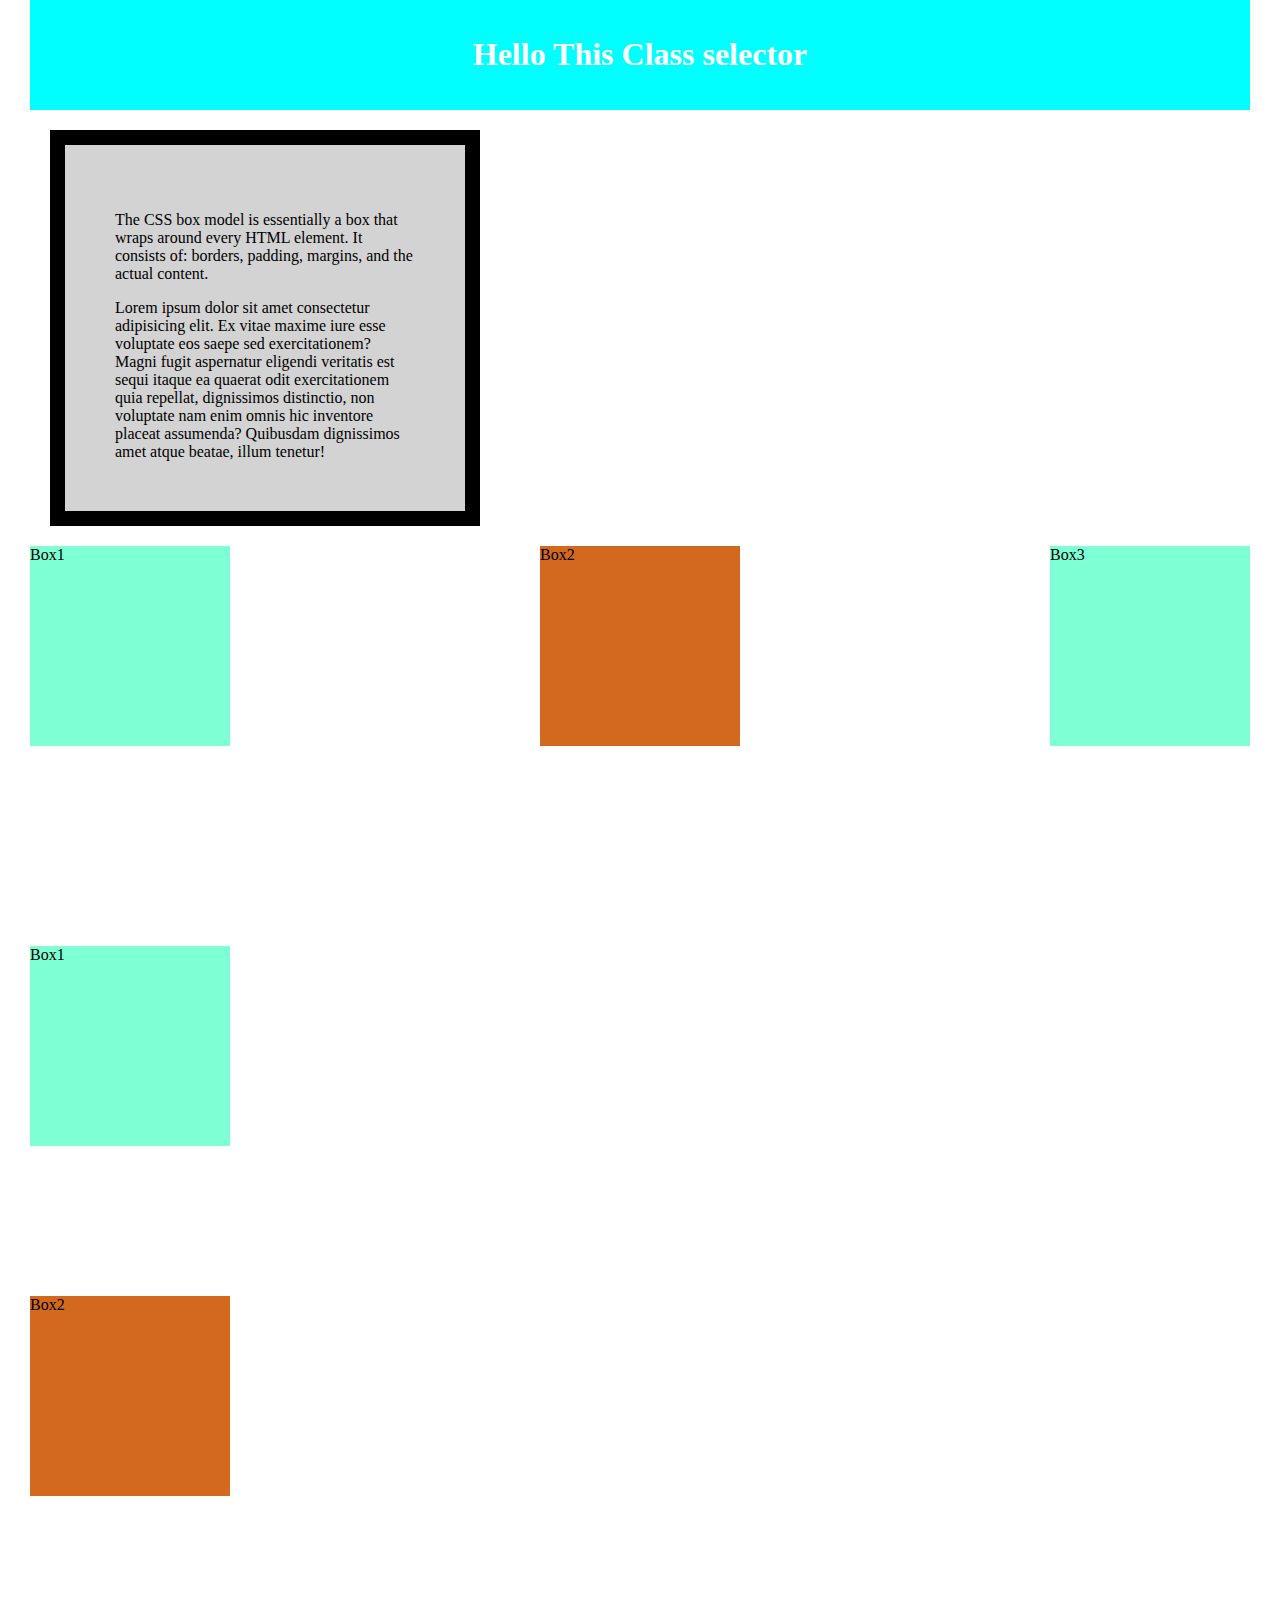
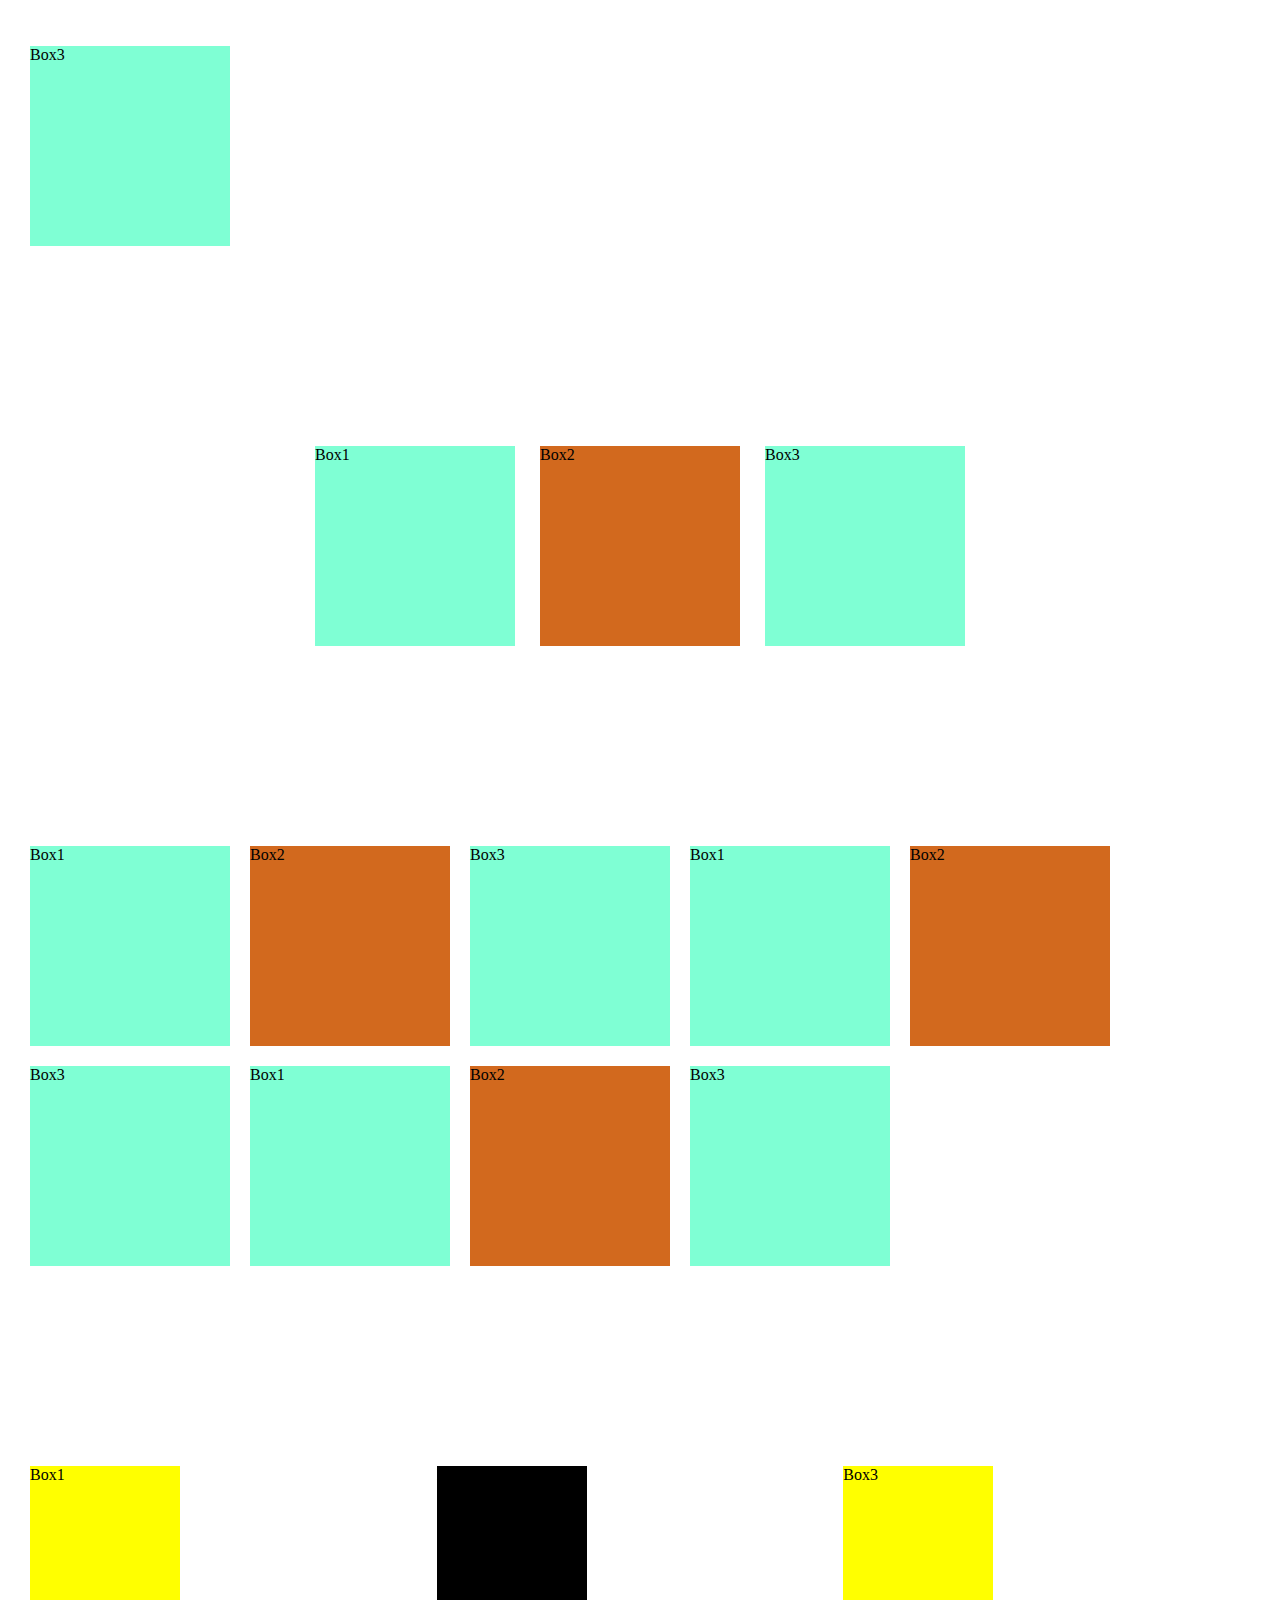
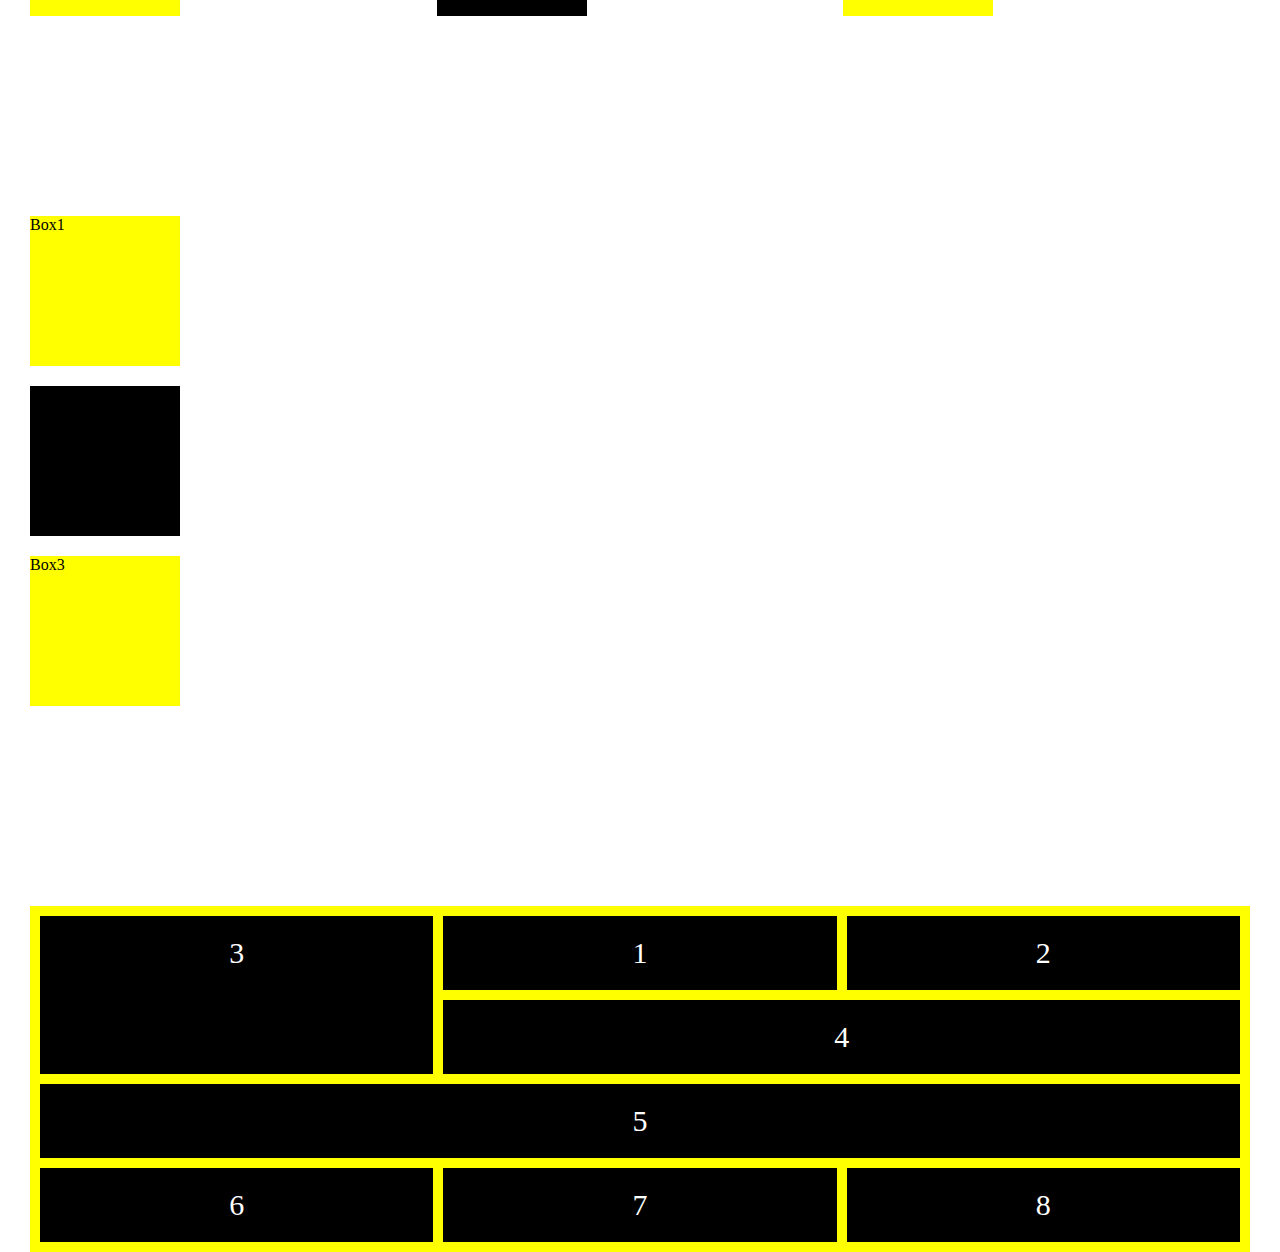
<file: CSS/index.html>
<!DOCTYPE html>
<html lang="en">
  <head>
    <meta charset="UTF-8" />
    <meta name="viewport" content="width=device-width, initial-scale=1.0" />
    <link rel="stylesheet" href="style.css" />
    <title>Practice CSS</title>
  </head>
  <body style="max-width: 1220px; margin: 0 auto">
    <!-- ===================
        practice CSS
    ===================-->

    <!-- CSS Selectors -->
    <div id="box-wrapper">
      <h1 class="box-header">Hello This Class selector</h1>
    </div>

    <!--Box Model -->
    <div class="bxModel-wrapper">
      <p>
        The CSS box model is essentially a box that wraps around every HTML
        element. It consists of: borders, padding, margins, and the actual
        content.
      </p>

      <div>
        Lorem ipsum dolor sit amet consectetur adipisicing elit. Ex vitae maxime
        iure esse voluptate eos saepe sed exercitationem? Magni fugit aspernatur
        eligendi veritatis est sequi itaque ea quaerat odit exercitationem quia
        repellat, dignissimos distinctio, non voluptate nam enim omnis hic
        inventore placeat assumenda? Quibusdam dignissimos amet atque beatae,
        illum tenetur!
      </div>
    </div>

    <!-- flex -->
    <div class="flexBox">
      <div class="box1">Box1</div>
      <div class="box2">Box2</div>
      <div class="box1">Box3</div>
    </div>

    <div class="flexBox2">
      <div class="box1">Box1</div>
      <div class="box2">Box2</div>
      <div class="box1">Box3</div>
    </div>
    <div class="flexBox3">
      <div class="box1">Box1</div>
      <div class="box2">Box2</div>
      <div class="box1">Box3</div>
    </div>
    <div class="flexBox4">
      <div class="box1">Box1</div>
      <div class="box2">Box2</div>
      <div class="box1">Box3</div>
      <div class="box1">Box1</div>
      <div class="box2">Box2</div>
      <div class="box1">Box3</div>
      <div class="box1">Box1</div>
      <div class="box2">Box2</div>
      <div class="box1">Box3</div>
    </div>

    <!-- grid -->

    <div class="gridBox">
      <div class="gridbox1">Box1</div>
      <div class="gridbox2">Box2</div>
      <div class="gridbox1">Box3</div>
    </div>

    <div class="gridBox2">
      <div class="gridbox1">Box1</div>
      <div class="gridbox2">Box2</div>
      <div class="gridbox1">Box3</div>
    </div>

    <div class="gridBox3">
      <div class="item1">1</div>
      <div class="item2">2</div>
      <div class="item3">3</div>
      <div class="item4">4</div>
      <div class="item5">5</div>
      <div class="item6">6</div>
      <div class="item7">7</div>
      <div class="item8">8</div>
    </div>
  </body>
</html>
</file>
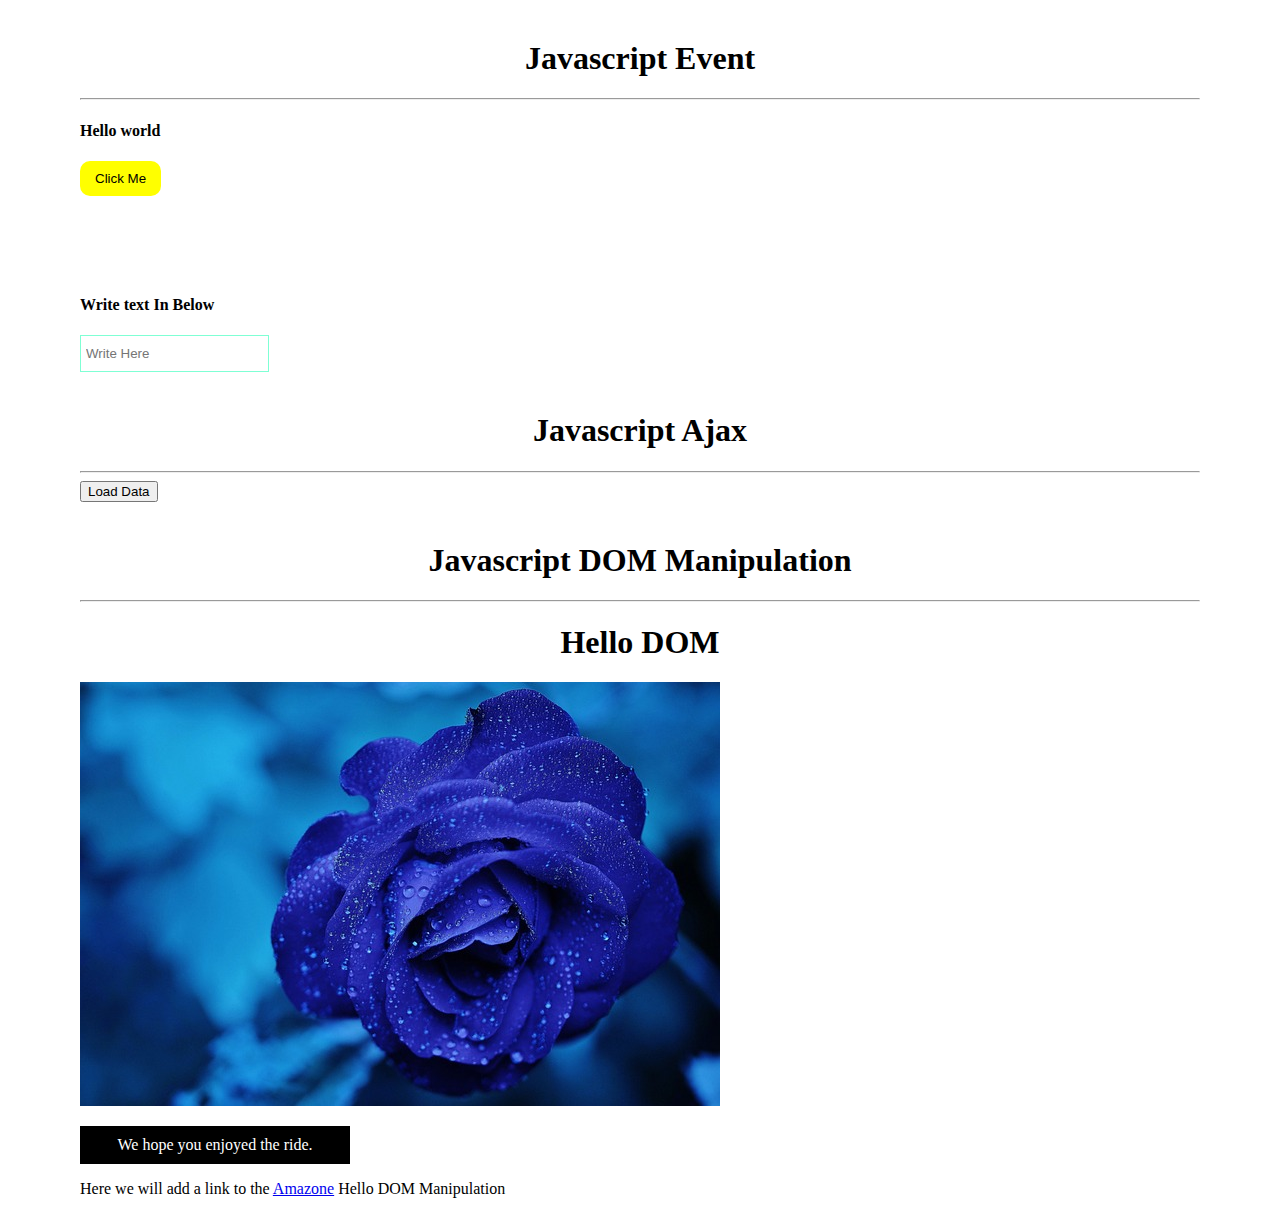
<file: javascript/index.html>
<!DOCTYPE html>
<html lang="en">
  <head>
    <meta charset="UTF-8" />
    <meta name="viewport" content="width=device-width, initial-scale=1.0" />
    <link rel="stylesheet" href="style.css" />
    <title>Practice Javascrip</title>
  </head>
  <body style="max-width: 1120px; margin: 0 auto">
    <!-- 
    ==============
    Practive Javascript Few Topics
    ==============
 -->

    <!-- jacascript event -->
    <div class="header">
      <h1>Javascript Event</h1>
      <hr />
      <div>
        <h4 class="text">Hello world</h4>
        <button onclick="changeText()" class="btn">Click Me</button>
      </div>

      <h4 class="textContainer">Write text In Below</h4>
      <input
        onchange="(changeTextValue())"
        class="textValue"
        placeholder="Write Here"
        type="text"
      />
    </div>

    <!-- javascript Ajax-->

    <div class="header">
      <h1>Javascript Ajax</h1>
      <hr />
      <div>
        <div class="dataContainer"></div>
        <button onclick="loadData()">Load Data</button>
      </div>
    </div>

    <div class="header">
      <h1>Javascript DOM Manipulation</h1>
      <hr />

      <div class="domBody">
        <h1>Hello DOM</h1>
        <div class="domBox">
          <img src="rose.jpg" alt="" />
          <p>
            Here we will add a link to the
            <a class="links" href="http://google.com/">Google</a>
          </p>
        </div>
      </div>
    </div>

    <script src="script.js"></script>
  </body>
</html>
</file>
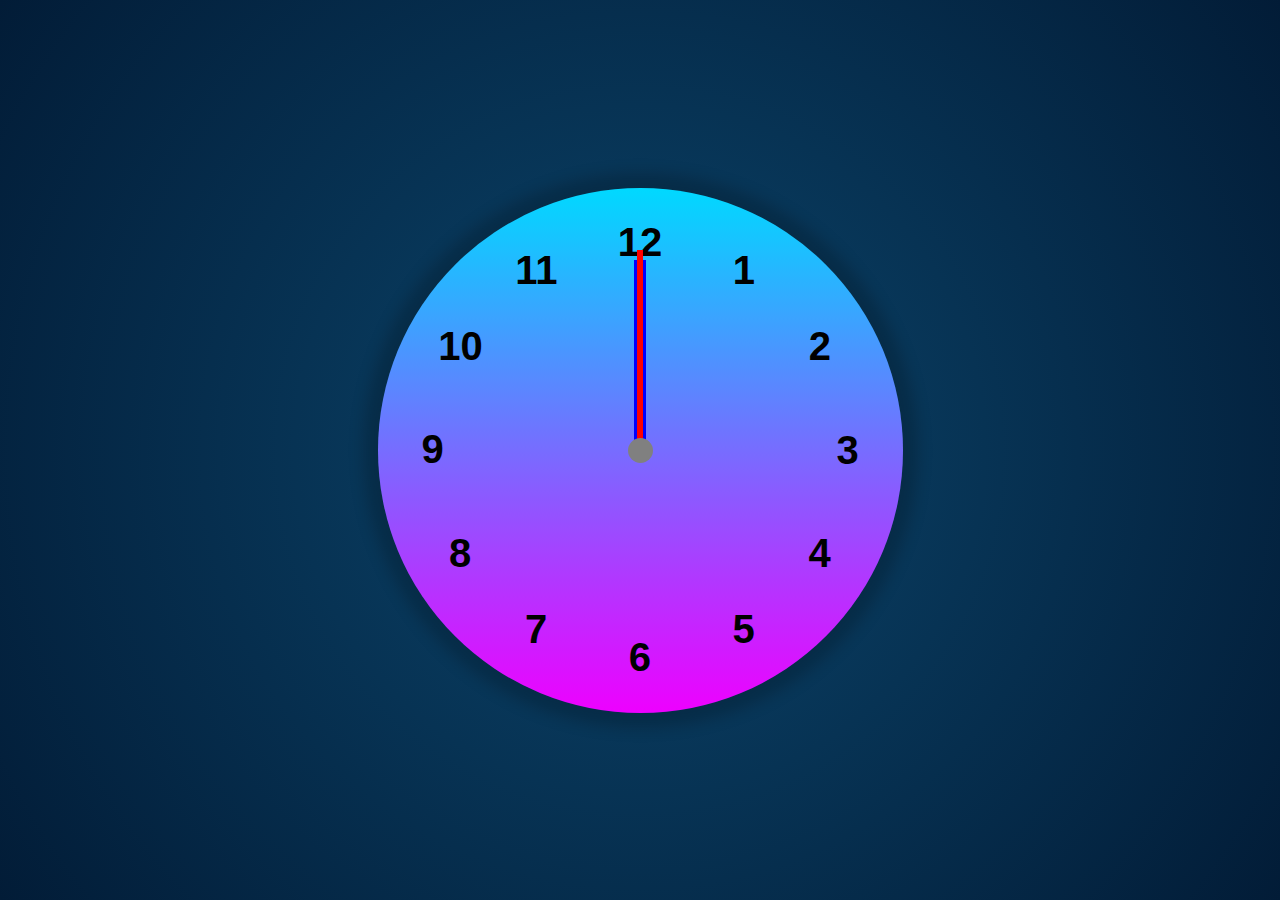
<file: makeProjectsUseAll_topics/index.html>
<!DOCTYPE html>
<html lang="en">
  <head>
    <meta charset="UTF-8" />
    <meta name="viewport" content="width=device-width, initial-scale=1.0" />
    <link rel="stylesheet" href="style.css" />
    <title>Analog Clog</title>
  </head>
  <body>
    <div class="clock">
      <div class="number" style="--n: 1"><b>1</b></div>
      <div class="number" style="--n: 2"><b>2</b></div>
      <div class="number" style="--n: 3"><b>3</b></div>
      <div class="number" style="--n: 4"><b>4</b></div>
      <div class="number" style="--n: 5"><b>5</b></div>
      <div class="number" style="--n: 6"><b>6</b></div>
      <div class="number" style="--n: 7"><b>7</b></div>
      <div class="number" style="--n: 8"><b>8</b></div>
      <div class="number" style="--n: 9"><b>9</b></div>
      <div class="number" style="--n: 10"><b>10</b></div>
      <div class="number" style="--n: 11"><b>11</b></div>
      <div class="number" style="--n: 12"><b>12</b></div>
      <div class="hour-hand" id="hour-hand"></div>
      <div class="minute-hand" id="minute-hand"></div>
      <div class="second-hand" id="second-hand"></div>
      <div class="center-dot"></div>
    </div>
    <script src="script.js"></script>
  </body>
</html>
</file>
<file: CSS/style.css>
/* Id Selector */
#box-wrapper {
  background-color: aqua;
  padding: 15px 10px;
}

/* class Selector */
.box-header {
  text-align: center;
  color: white;
}

/* Box Model */
.bxModel-wrapper {
  background-color: lightgrey;
  width: 300px;
  border: 15px solid black;
  padding: 50px;
  margin: 20px;
}

/* Flex */
.box1 {
  width: 200px;
  height: 200px;
  background-color: aquamarine;
}
.box2 {
  width: 200px;
  height: 200px;
  background-color: chocolate;
}

.flexBox {
  display: flex;
  align-items: center;
  justify-content: space-between;
}

.flexBox2 {
  display: flex;
  flex-direction: column;
  align-items: flex-start;
  justify-content: space-around;
  gap: 150px;
  margin-top: 200px;
}

.flexBox3 {
  display: flex;
  align-items: center;
  justify-content: center;
  gap: 25px;
  margin-top: 200px;
}

.flexBox4 {
  display: flex;
  flex-wrap: wrap;
  align-items: center;
  gap: 20px;
  margin-top: 200px;
}

/* grid */

.gridbox1 {
  width: 150px;
  height: 150px;
  background: yellow;
}

.gridbox2 {
  width: 150px;
  height: 150px;
  background: black;
}

.gridBox {
  display: grid;
  grid-template-columns: repeat(3, 1fr);
  margin-top: 200px;
}

.gridBox2 {
  display: grid;
  row-gap: 20px;
  margin-top: 200px;
}

.gridBox3 {
  margin-top: 200px;
  display: grid;
  grid-template-columns: auto auto auto;
  gap: 10px;
  background-color: yellow;
  padding: 10px;
}

.gridBox3 > div {
  background-color: black;
  color: white;
  text-align: center;
  padding: 20px 0;
  font-size: 30px;
}

.item3 {
  grid-row-start: 1;
  grid-row-end: 3;
}
.item4 {
  grid-column-start: 2;
  grid-column-end: -1;
}

.item5 {
  grid-column-start: 1;
  grid-column-end: -1;
}

/* Media Queries */

/* ==============
tablet Start responsive Here
==============*/

@media screen and (max-width: 1024px) {
  .gridxBox {
    grid-template-columns: repeat(2, 1fr);
  }
}

/* ============
Media query mobile version
==============*/

@media screen and (max-width: 576px) {
  .gridxBox {
    grid-template-columns: repeat(1, 1fr);
  }
}
</file>
<file: javascript/style.css>
.header {
  margin-top: 40px;
}

.header h1 {
  text-align: center;
}

/* javascript Event */

.textContainer {
  margin-top: 100px;
}
.btn {
  padding: 10px 15px;
  border: none;
  background: yellow;
  border-radius: 10px;
}
.textValue {
  padding: 10px 5px;
  outline: none;
  border: 1px solid aquamarine;
}
li {
  list-style: none;
  padding: 8px;
  background-color: black;
  color: white;
}

li:nth-child(even) {
  background-color: aquamarine;
  color: black;
}
</file>
<file: makeProjectsUseAll_topics/style.css>
* {
  margin: 0;
  padding: 0;
  box-sizing: border-box;
  font-family: "Segoe UI", Tahoma, Geneva, Verdana, sans-serif;
}

body {
  display: flex;
  justify-content: center;
  align-items: center;
  height: 100vh;
  background: radial-gradient(circle, #0b456b, #021c37);
}

.clock {
  width: 500px;
  height: 500px;
  position: relative;
  background-color: lightgray;
  border-radius: 50%;
  display: flex;
  justify-content: center;
  align-items: center;
  background: radial-gradient(circle, #05263c, #000d1a);
}

.clock::before {
  content: "";
  width: 525px;
  height: 525px;
  position: absolute;
  border-radius: 50%;
  background: linear-gradient(#00d9ff, #ee00ff);
  box-shadow: 0 0 15px 15px rgba(0, 0, 0, 0.2);
}

.number {
  transform: rotate(calc(30deg * var(--n)));
  position: absolute;
  text-align: center;
  inset: 20px;
  font-size: 40px;
}

.number b {
  transform: rotate(calc(-30deg * var(--n)));
  display: inline-block;
}

.center-dot {
  position: absolute;
  width: 25px;
  height: 25px;
  background-color: gray;
  border-radius: 50%;
}

.hour-hand,
.minute-hand,
.second-hand {
  --rotate: 0;
  position: absolute;
  left: 50%;
  bottom: 50%;
  transform: translate(-50%) rotate(calc(var(--rotate) * 1deg));
  transform-origin: bottom;
}

.hour-hand {
  width: 12px;
  height: 130px;
  background-color: black;
}

.minute-hand {
  width: 12px;
  height: 190px;
  background-color: blue;
}
.second-hand {
  width: 6px;
  height: 200px;
  background-color: red;
}
</file>
